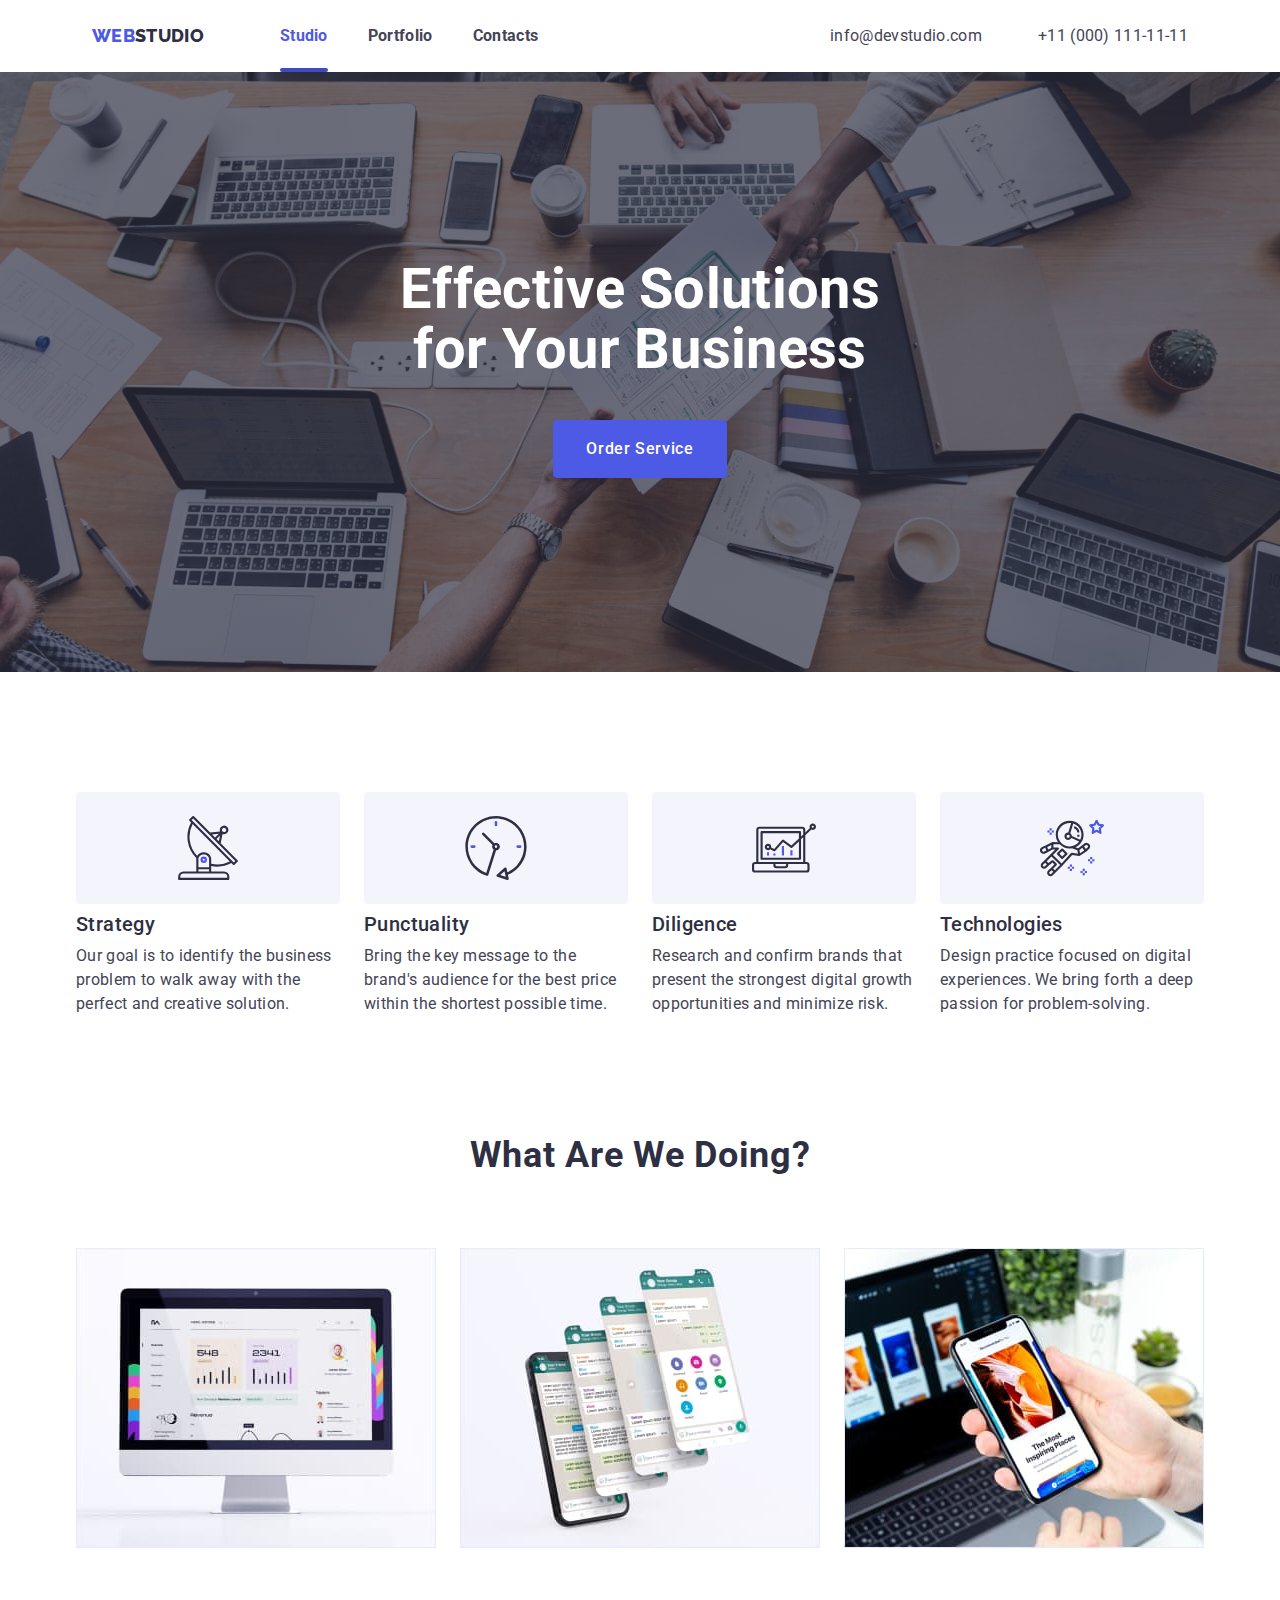
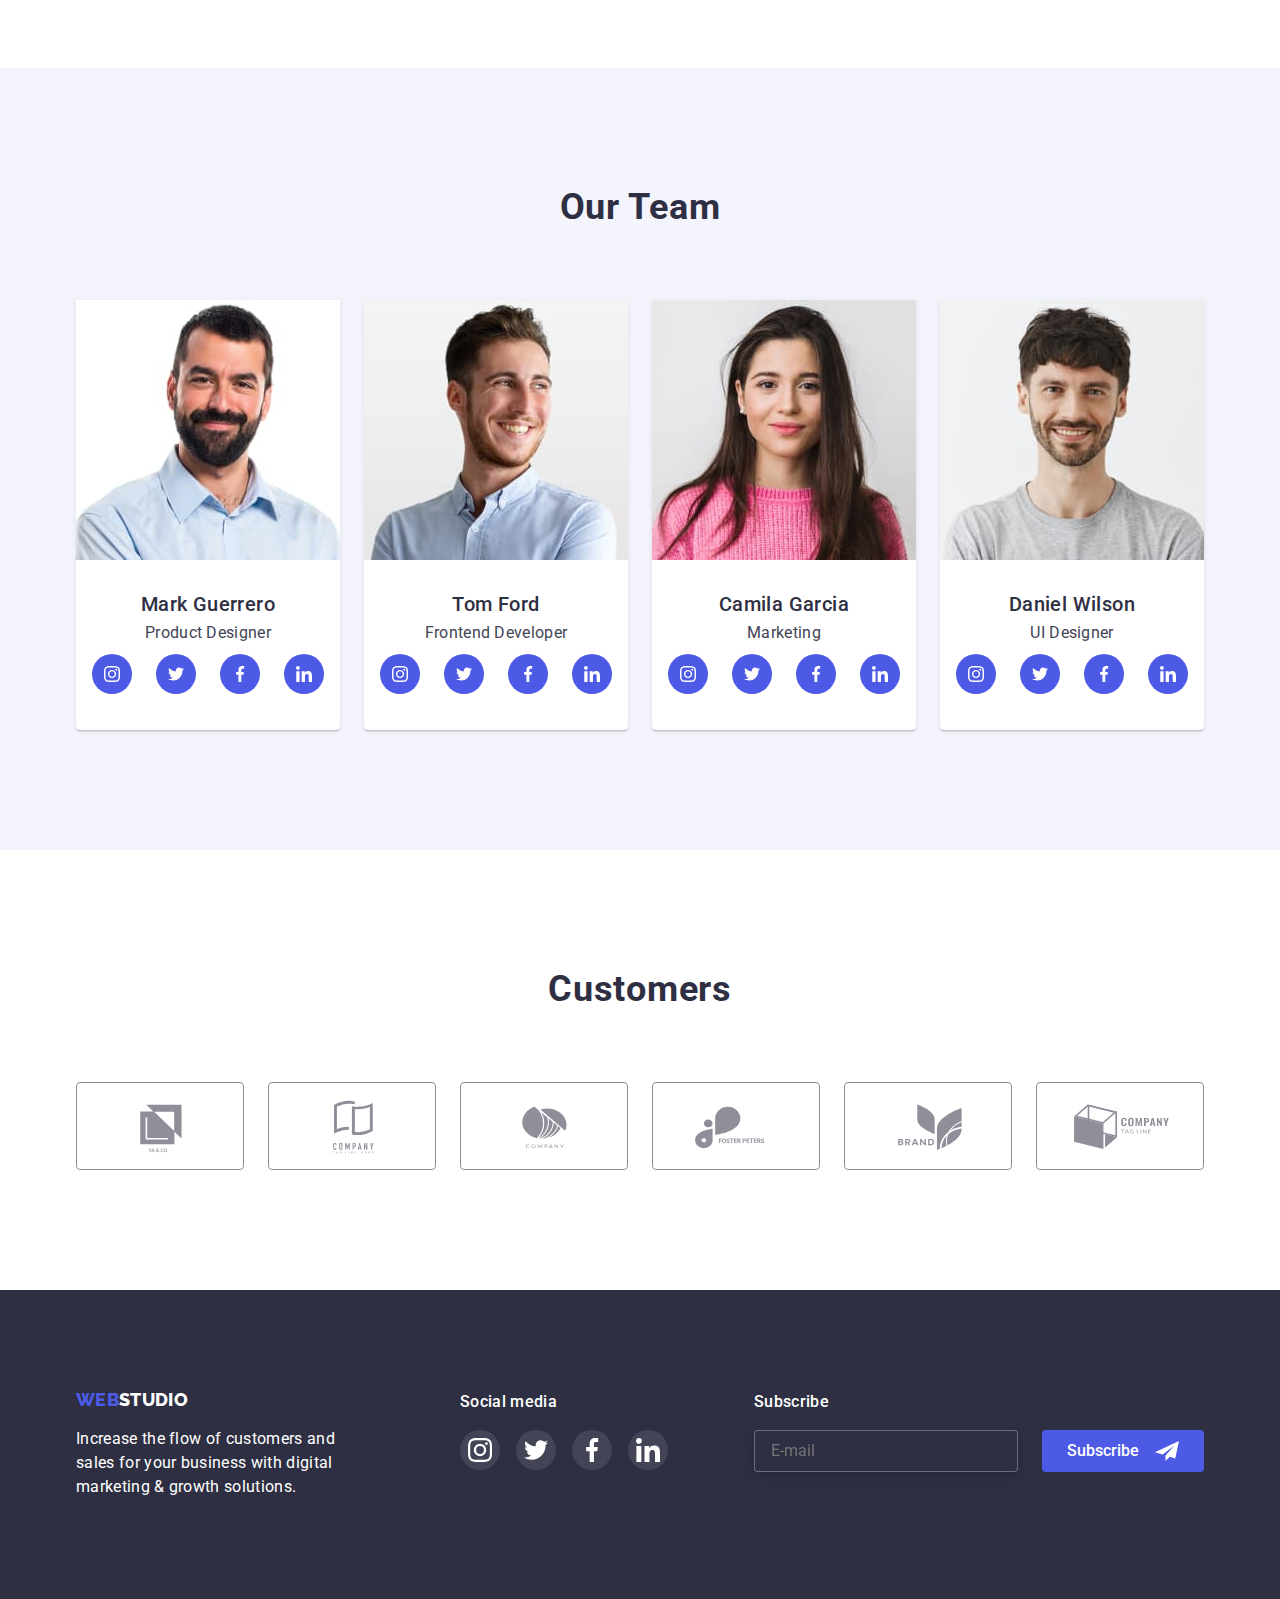
<file: index.html>
<!DOCTYPE html>
<html lang="en">
  <head>
    <meta charset="UTF-8" />
    <meta http-equiv="X-UA-Compatible" content="IE=edge" />
    <meta name="viewport" content="width=device-width, initial-scale=1.0" />
    <link
      href="https://fonts.googleapis.com/css2?family=Raleway:wght@800&family=Roboto:wght@400;500;700;900&display=swap"
      rel="stylesheet"
    />
    <link
      rel="stylesheet"
      href="https://cdnjs.cloudflare.com/ajax/libs/modern-normalize/1.1.0/modern-normalize.min.css"
    />
    <link rel="stylesheet" href="./css/styles.css" />
    <title>webstudio</title>
  </head>
  <body>
    <header class="header-shadow">
      <div class="container-top">
        <div class="header-container">
          <a href="./index.html" class="header-logo"><span class="logo-accent animation-links">Web</span>Studio</a>
          <nav class="header-navigation">
            <ul class="header-items">
              <li class="header-list"><a href="./index.html" class="header-item current selected animation-links">Studio</a></li>
              <li class="header-list"><a href="./portfolio.html" class="header-item animation-links">Portfolio</a></li>
              <li class="header-list"><a href="#" class="header-item animation-links">Contacts</a></li>
            </ul>
          </nav>
          <ul class="header-contacts">
            <li class="header-contact">
              <a href="mailto:info@devstudio.com" class="header-email animation-links">info@devstudio.com</a>
            </li>
            <li class="header-contact">
              <a href="tel:+110001111111" class="header-tel animation-links">+11 (000) 111-11-11</a>
            </li>
          </ul>
          <button type="button" class="menu-btn is-open js-open-menu" aria-expanded="false" data-menu>
            <svg class="burger" width="40" height="40" aria-label="Mobile menu switcher">
              <use class="icon-cross" href="./images/icons.svg#icon-close"></use>
              <use class="icon-burger" href="./images/icons.svg#menu-btn"></use>
            </svg>
          </button>
        </div>
      </div>
    </header>
    <main>
      <section class="hero-section">
        <div class="hero-container container">
          <h1 class="h1 hero-title">Effective Solutions for Your Business</h1>
          <button data-modal-open type="button" class="hero-button animation-hero-btn">Order Service</button>
        </div>
      </section>
      <section class="advantages-section section">
        <div class="advantages-container container">
          <h2 class="h2 visually-hidden">Advantages</h2>
          <ul class="advantages-items">
            <li class="advantages-item">
              <div class="advantages-icons">
                <svg class="advantages-icon">
                  <use href="./images/icons.svg#icon-advantages1-antenna"></use>
                </svg>
              </div>
              <h3 class="h3 advantages-title">Strategy</h3>
              <p class="advantages-text">
                Our goal is to identify the business problem to walk away with the perfect and
                creative solution.
              </p>
            </li>
            <li class="advantages-item">
              <div class="advantages-icons">
                <svg class="advantages-icon">
                  <use href="./images/icons.svg#icon-advantages2-clock"></use>
                </svg>
              </div>
              <h3 class="h3 advantages-title">Punctuality</h3>
              <p class="advantages-text">
                Bring the key message to the brand's audience for the best price within the shortest
                possible time.
              </p>
            </li>
            <li class="advantages-item">
              <div class="advantages-icons">
                <svg class="advantages-icon">
                  <use href="./images/icons.svg#icon-advantages3-diagram"></use>
                </svg>
              </div>
              <h3 class="h3 advantages-title">Diligence</h3>
              <p class="advantages-text"
                >Research and confirm brands that present the strongest digital growth opportunities
                and minimize risk.
              </p>
            </li>
            <li class="advantages-item">
              <div class="advantages-icons">
                <svg class="advantages-icon">
                  <use href="./images/icons.svg#icon-advantages4-astronaut"></use>
                </svg>
              </div>
              <h3 class="h3 advantages-title">Technologies</h3>
              <p class="advantages-text">
                Design practice focused on digital experiences. We bring forth a deep passion for
                problem-solving.
              </p>
            </li>
          </ul>
        </div>
      </section>
      <section class="services-section section">
        <div class="services-container container">
          <h2 class="h2 services-title">What are we doing?</h2>
          <ul class="services-items">
            <li class="services-item">
              <img
                srcset="./images/services/desktop-app.jpg 1x, ./images/services/desktop-app@2x.jpg 2x"
                src="./images/services/desktop-app.jpg"
                alt="a photo of a computer display on a white background"
                width="360"
              />
            </li>
            <li class="services-item">
              <img
                srcset="./images/services/mobile-app.jpg 1x, ./images/services/mobile-app@2x.jpg 2x"
                src="./images/services/mobile-app.jpg"
                alt="a photo of a cell phone being held in hands over a laptop"
                width="360"
              />
            </li>
            <li class="services-item">
              <img
                srcset="./images/services/ux-ui-design.jpg 1x, ./images/services/ux-app@2x.jpg 2x"
                src="./images/services/ux-ui-design.jpg"
                alt="a photo of a cellphone and three different screen ovrlays over it on a white background"
                width="360"
              />
            </li>
          </ul>
        </div>
      </section>
      <section class="team-section section">
        <div class="team-container container">
          <h2 class="h2 team-title">Our Team</h2>
          <ul class="team-items">
            <li class="team-item">
              <img
                srcset="./images/team/mark.jpg 1x, ./images/team/mark@2x.jpg 2x"
                src="./images/team/mark.jpg"
                alt="a photo of Mark Guerrero"
                width="264"/>
              <h3 class="h3 team-name">Mark Guerrero</h3>
              <p class="team-position">Product Designer</p>
              <ul class="team-social">
                <li
                  ><a href="#" class="team-icons">
                    <svg class="team-icon">
                      <use href="./images/icons.svg#icon-social1-instagram"></use>
                    </svg>
                  </a>
                </li>
                <li
                  ><a href="#" class="team-icons">
                    <svg class="team-icon">
                      <use href="./images/icons.svg#icon-social2-twitter"></use>
                    </svg>
                  </a>
                </li>
                <li
                  ><a href="#" class="team-icons">
                    <svg class="team-icon">
                      <use href="./images/icons.svg#icon-social3-facebook"></use>
                    </svg>
                  </a>
                </li>
                <li
                  ><a href="#" class="team-icons">
                    <svg class="team-icon">
                      <use href="./images/icons.svg#icon-social4-linkedin"></use>
                    </svg>
                  </a>
                </li>
              </ul>
            </li>
            <li class="team-item">
              <img
                srcset="./images/team/tom.jpg 1x, ./images/team/tom@2x.jpg 2x"
                src="./images/team/tom.jpg"
                alt="a photo of Tom Ford"
                width="264"
              />
              <h3 class="h3 team-name">Tom Ford</h3>
              <p class="team-position">Frontend Developer</p>
              <ul class="team-social">
                <li
                  ><a href="#" class="team-icons">
                    <svg class="team-icon">
                      <use href="./images/icons.svg#icon-social1-instagram"></use>
                    </svg>
                  </a>
                </li>
                <li
                  ><a href="#" class="team-icons">
                    <svg class="team-icon">
                      <use href="./images/icons.svg#icon-social2-twitter"></use>
                    </svg>
                  </a>
                </li>
                <li
                  ><a href="#" class="team-icons">
                    <svg class="team-icon">
                      <use href="./images/icons.svg#icon-social3-facebook"></use>
                    </svg>
                  </a>
                </li>
                <li
                  ><a href="#" class="team-icons">
                    <svg class="team-icon">
                      <use href="./images/icons.svg#icon-social4-linkedin"></use>
                    </svg>
                  </a>
                </li>
              </ul>
            </li>
            <li class="team-item">
              <img
                srcset="./images/team/camila.jpg 1x, ./images/team/camila@2x.jpg 2x"
                src="./images/team/camila.jpg"
                alt="a photo of Camila Garcia"
                width="264"
              />
              <h3 class="h3 team-name">Camila Garcia</h3>
              <p class="team-position">Marketing</p>
              <ul class="team-social">
                <li
                  ><a href="#" class="team-icons">
                    <svg class="team-icon">
                      <use href="./images/icons.svg#icon-social1-instagram"></use>
                    </svg>
                  </a>
                </li>
                <li
                  ><a href="#" class="team-icons">
                    <svg class="team-icon">
                      <use href="./images/icons.svg#icon-social2-twitter"></use>
                    </svg>
                  </a>
                </li>
                <li>
                  <a href="#" class="team-icons">
                    <svg class="team-icon">
                      <use href="./images/icons.svg#icon-social3-facebook"></use>
                    </svg>
                  </a>
                </li>
                <li>
                  <a href="#" class="team-icons">
                    <svg class="team-icon">
                      <use href="./images/icons.svg#icon-social4-linkedin"></use>
                    </svg>
                  </a>
                </li>
              </ul>
            </li>
            <li class="team-item">
              <img
                srcset="./images/team/daniel.jpg 1x, ./images/team/daniel@2x.jpg 2x"
                src="./images/team/daniel.jpg"
                alt="a photo of Daniel Wilson"
                width="264"
              />
              <h3 class="h3 team-name">Daniel Wilson</h3>
              <p class="team-position">UI Designer</p>
              <ul class="team-social">
                <li
                  ><a href="#" class="team-icons">
                    <svg class="team-icon">
                      <use href="./images/icons.svg#icon-social1-instagram"></use>
                    </svg>
                  </a>
                </li>
                <li>
                  <a href="#" class="team-icons">
                    <svg class="team-icon">
                      <use href="./images/icons.svg#icon-social2-twitter"></use>
                    </svg>
                  </a>
                </li>
                <li
                  ><a href="#" class="team-icons">
                    <svg class="team-icon">
                      <use href="./images/icons.svg#icon-social3-facebook"></use>
                    </svg>
                  </a>
                </li>
                <li
                  ><a href="#" class="team-icons">
                    <svg class="team-icon">
                      <use href="./images/icons.svg#icon-social4-linkedin"></use>
                    </svg>
                  </a>
                </li>
              </ul>
            </li>
          </ul>
        </div>
      </section>
      <section class="customers-section section">
        <div class="customers-container container">
          <h2 class="h2 customers-title">Customers</h2>
          <ul class="customers-partner">
            <li class="customers-list"
              ><a href="#" class="customers-icons">
                <svg class="customers-icon animation-customers">
                  <use href="./images/icons.svg#icon-clients-logo1"></use>
                </svg>
              </a>
            </li>
            <li class="customers-list"
              ><a href="#" class="customers-icons">
                <svg class="customers-icon animation-customers">
                  <use href="./images/icons.svg#icon-clients-logo2"></use>
                </svg>
              </a>
            </li>
            <li class="customers-list"
              ><a href="#" class="customers-icons">
                <svg class="customers-icon animation-customers">
                  <use href="./images/icons.svg#icon-clients-logo3"></use>
                </svg>
              </a>
            </li>
            <li class="customers-list"
              ><a href="#" class="customers-icons">
                <svg class="customers-icon animation-customers">
                  <use href="./images/icons.svg#icon-clients-logo4"></use>
                </svg>
              </a>
            </li>
            <li class="customers-list"
              ><a href="#" class="customers-icons">
                <svg class="customers-icon animation-customers">
                  <use href="./images/icons.svg#icon-clients-logo5"></use>
                </svg>
              </a>
            </li>
            <li class="customers-list"
              ><a href="#" class="customers-icons">
                <svg class="customers-icon animation-customers">
                  <use href="./images/icons.svg#icon-clients-logo6"></use>
                </svg>
              </a>
            </li>
          </ul>
        </div>
      </section>
    </main>
    <footer class="footer-section">
      <div class="footer-container container">
        <div class="footer-slogan">
          <a href="./index.html" class="footer-logo"><span class="logo-accent animation-links">Web</span>Studio</a>
          <p class="footer-text"
            >Increase the flow of customers and sales for your business with digital marketing &
            growth solutions.
          </p>
        </div>
        <div class="footer-social">
          <h2 class="footer-title">Social media</h2>
          <ul class="footer-media">
            <li class="footer-list"
              ><a href="#" class="footer-icons animation-social">
                <svg class="footer-icon">
                  <use href="./images/icons.svg#icon-social1-instagram"></use>
                </svg>
              </a>
            </li>
            <li class="footer-list"
              ><a href="#" class="footer-icons animation-social">
                <svg class="footer-icon">
                  <use href="./images/icons.svg#icon-social2-twitter"></use>
                </svg>
              </a>
            </li>
            <li class="footer-list"
              ><a href="#" class="footer-icons animation-social">
                <svg class="footer-icon">
                  <use href="./images/icons.svg#icon-social3-facebook"></use>
                </svg>
              </a>
            </li>
            <li class="footer-list"
              ><a href="#" class="footer-icons animation-social">
                <svg class="footer-icon">
                  <use href="./images/icons.svg#icon-social4-linkedin"></use>
                </svg>
              </a>
            </li>
          </ul>
        </div>
        <form class="footer-subscribe">
          <h2 class="form-title">Subscribe</h2>
          <div class="form-all">
            <input type="email" name="email" id="email" class="form-input" placeholder="E-mail" />
            <label for="email" class="form-label"></label>
            <button class="form-button" type="submit"
              >Subscribe
              <svg class="form-icon">
                <use href="./images/icons.svg#icon-send"></use>
              </svg>
            </button>
          </div>
        </form>
      </div>
    </footer>
    <div class="backdrop is-hidden animation-backdrop" data-modal>
      <div class="modal">
        <button class="modal-btn animation-modal-btn" data-modal-close>
          <svg class="modal-icon">
            <use href="./images/icons.svg#icon-close"></use>
          </svg>
        </button>
        <form class="registration-form" name="registration_form">
          <strong class="registration-form-appeal"
            >Leave your contacts and we will call you back</strong
          >
          <div class="registration-form-group" role="group">
            <label class="registration-form-field">
              <span class="registration-form-label">Name</span>
              <input
                class="registration-form-input"
                type="text"
                name="user_name"
                minlength="4"
                placeholder="&nbsp;"
                required
              />
              <svg class="registration-form-icon" width="18" height="24">
                <use href="./images/icons.svg#icon-person"></use>
              </svg>
            </label>
            <label class="registration-form-field">
              <span class="registration-form-label">Phone</span>
              <input
                class="registration-form-input"
                type="tel"
                name="user_phone"
                placeholder="&nbsp;"
                required
              />
              <svg class="registration-form-icon" width="18" height="24">
                <use href="./images/icons.svg#icon-phone"></use>
              </svg>
            </label>
            <label class="registration-form-field">
              <span class="registration-form-label">Email</span>
              <input
                class="registration-form-input"
                type="email"
                name="user_email"
                placeholder="&nbsp;"
                required
              />
              <svg class="registration-form-icon" width="18" height="24">
                <use href="./images/icons.svg#icon-email"></use>
              </svg>
            </label>
            <label class="registration-form-field">
              <span class="registration-form-label">Comment</span>
              <textarea
                class="registration-form-message"
                name="user_message"
                rows="10"
                placeholder="Text input"
              ></textarea>
            </label>
          </div>
          <label class="registration-form-agreement">
            <input class="registration-form-checkbox" type="checkbox" name="user_agreement" />
            <svg class="registration-form-check" width="24" height="24">
              <use class="check" href="./images/icons.svg#icon-checkbox-checked"></use>
              <use class="uncheck" href="./images/icons.svg#icon-checkbox-default"></use>
            </svg>
            <span class="registration-form-text">
              I accept the terms and conditions of the
              <a class="link registration-form-link" href="">Privacy Policy</a>
            </span>
          </label>
          <button class="btn registration-form-btn" type="submit">Submit</button>
        </form>
      </div>
    </div>
    <!-- mobile menu -->
    <div class="menu-container js-menu-container" id="mobile-menu">
      <button
        class="menu-toggle js-close-menu btn"
        aria-expanded="false"
        aria-controls="mobile-menu"
      >
        <svg width="8px" height="8px" aria-label="Mobile menu switcher">
          <use class="header-icon-close" href="./images/icons.svg#icon-close"></use>
        </svg>
      </button>
      <ul class="list mobile-menu">
        <li class="mobile-menu-item selected animation-links">
          <a href="./index.html" class="link mobile-menu-link">Studio</a>
        </li>
        <li class="mobile-menu-item">
          <a href="./portfolio.html" class="link mobile-menu-link animation-links">Portfolio</a>
        </li>
        <li class="mobile-menu-item">
          <a href="" class="link mobile-menu-link">Contacts</a>
        </li>
      </ul>
      <ul class="list mobile-contacts-list">
        <li class="mobile-contacts-item">
          <a href="tel:+110001111111" class="accent link mobile-contacts-link">+11 (000) 111-11-11</a>
        </li>
        <li class="mobile-contacts-item">
          <a href="mailto:info@devstudio.com" class="link mobile-contacts-link"
            >info@devstudio.com</a
          >
        </li>
      </ul>
      <ul class="team-social">
        <li
          ><a href="#" class="team-icons">
            <svg class="team-icon">
              <use href="./images/icons.svg#icon-social1-instagram"></use>
            </svg>
          </a>
        </li>
        <li>
          <a href="#" class="team-icons">
            <svg class="team-icon">
              <use href="./images/icons.svg#icon-social2-twitter"></use>
            </svg>
          </a>
        </li>
        <li>
           <a href="#" class="team-icons">
            <svg class="team-icon">
              <use href="./images/icons.svg#icon-social3-facebook"></use>
            </svg>
          </a>
        </li>
        <li
          ><a href="#" class="team-icons">
            <svg class="team-icon">
              <use href="./images/icons.svg#icon-social4-linkedin"></use>
            </svg>
          </a>
        </li>
      </ul>
    </div>
    <script src="./js/modal.js"></script>
    <script src="./js/mobile-menu.js"></script>
  </body>
</html>
</file>
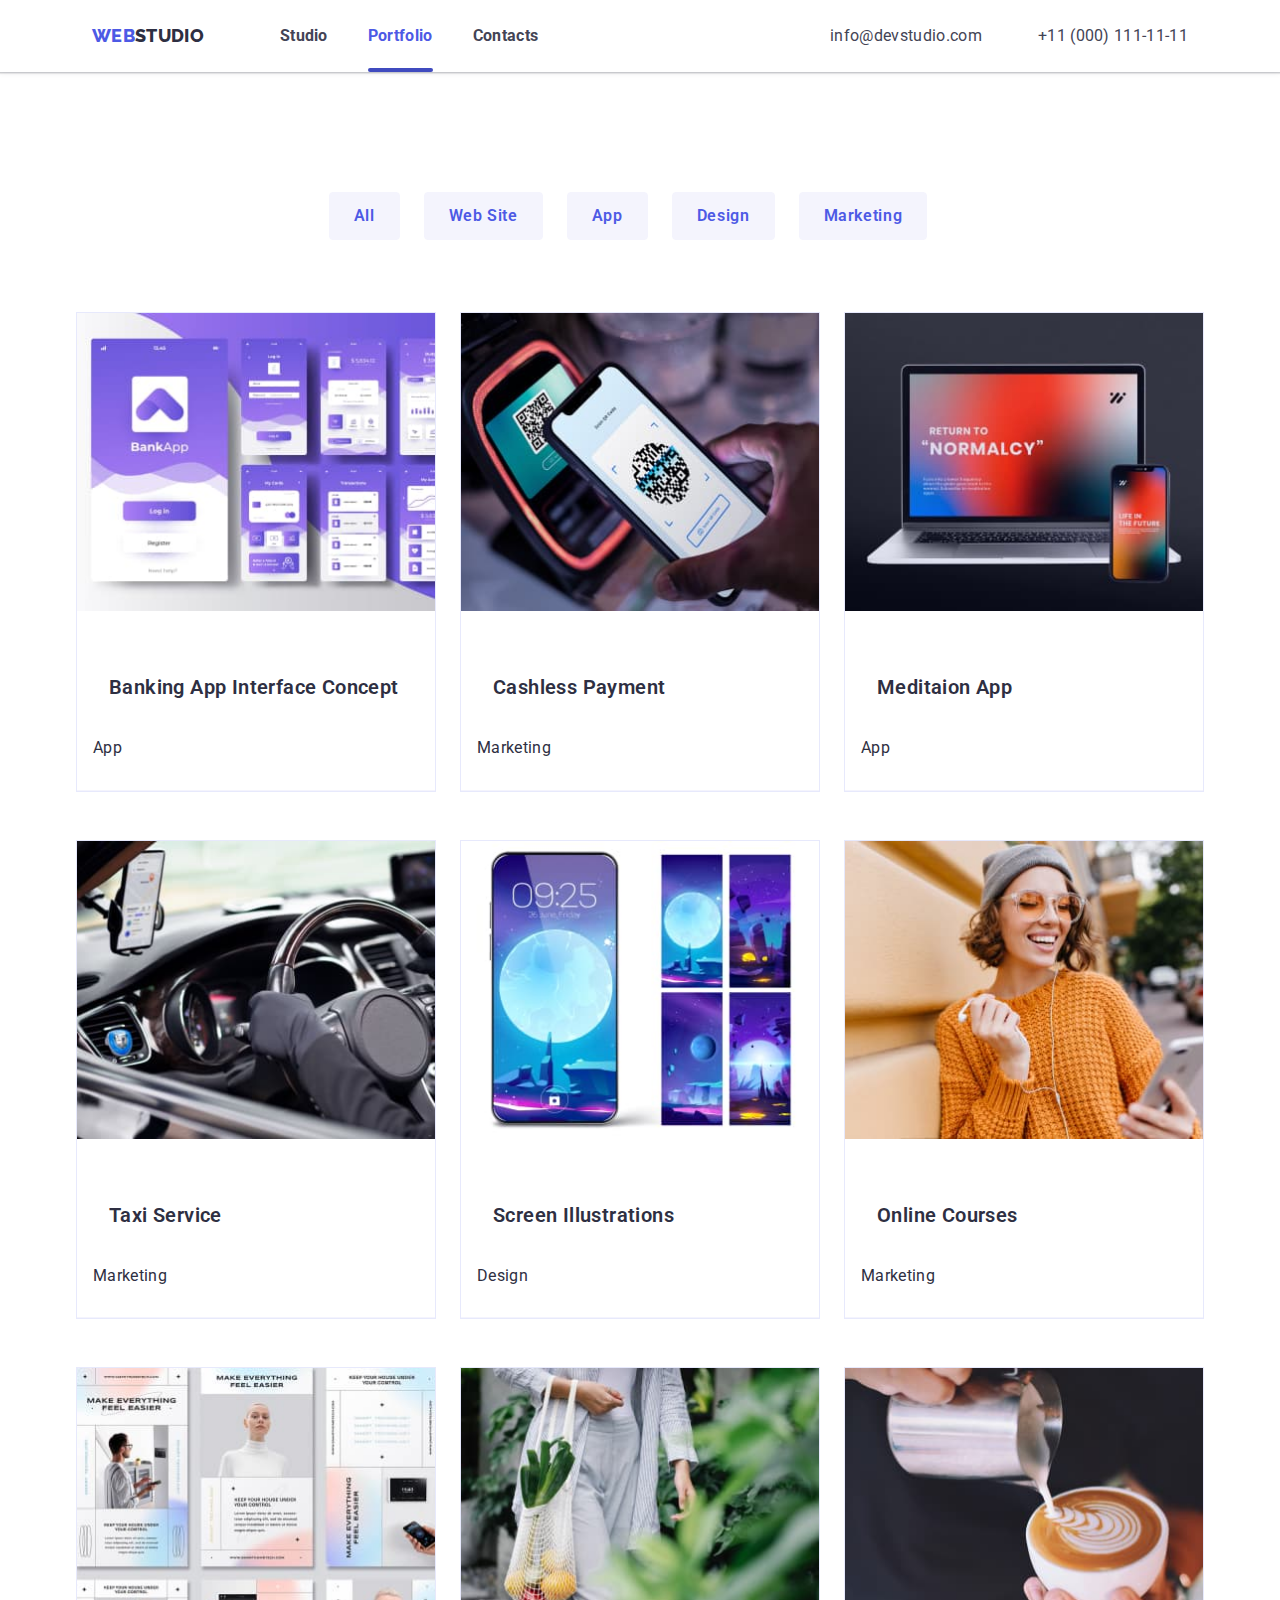
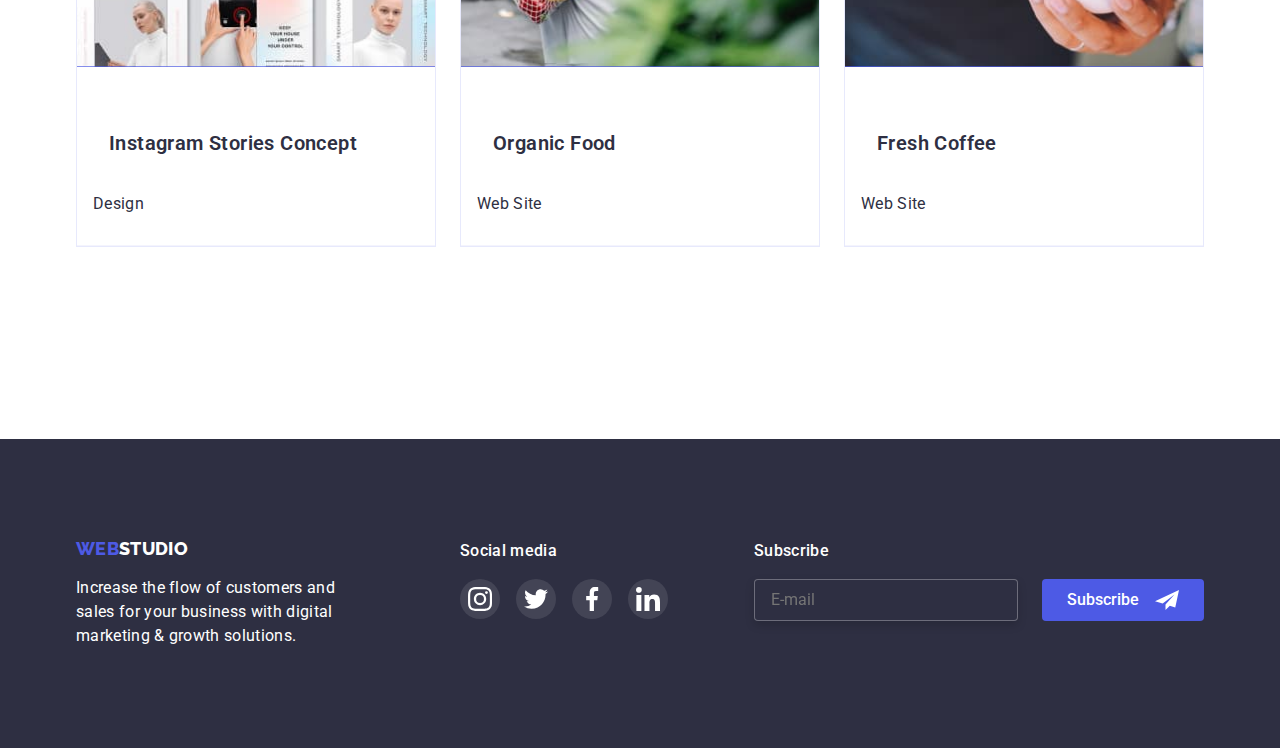
<file: portfolio.html>
<!DOCTYPE html>
<html lang="en">
  <head>
    <meta charset="utf-8" />
    <meta name="viewport" content="width=device-width, initial-scale=1.0" />
    <title>webstudio</title>
    <!-- fonts -->
    <link
      rel="stylesheet"
      href="https://fonts.googleapis.com/css2?family=Raleway:wght@800&family=Roboto:wght@400;500;700;900&display=swap" />
    <!-- style-normalization -->
    <link
      rel="stylesheet"
      href="https://cdnjs.cloudflare.com/ajax/libs/modern-normalize/1.0.0/modern-normalize.min.css" />
    <!-- custom style -->
    <link rel="stylesheet" href="./css/styles.css" />
  </head>
  <body>
    <header class="header-shadow">
      <div class="container-top">
        <div class="header-container">
          <a href="./index.html" class="header-logo"><span class="logo-accent animation-links">Web</span>Studio</a>
          <nav class="header-navigation">
            <ul class="header-items">
              <li class="header-list"><a href="./index.html" class="header-item animation-links">Studio</a></li>
              <li class="header-list"><a href="./portfolio.html" class="header-item current selected animation-links">Portfolio</a></li>
              <li class="header-list"><a href="#" class="header-item animation-links">Contacts</a></li>
            </ul>
          </nav>
          <ul class="header-contacts">
            <li class="header-contact">
              <a href="mailto:info@devstudio.com" class="header-email animation-links">info@devstudio.com</a>
            </li>
            <li class="header-contact">
              <a href="tel:+110001111111" class="header-tel animation-links">+11 (000) 111-11-11</a>
            </li>
          </ul>
          <button type="button" class="menu-btn is-open js-open-menu" aria-expanded="false" data-menu>
            <svg class="burger" width="40" height="40" aria-label="Mobile menu switcher">
              <use class="icon-cross" href="./images/icons.svg#icon-close"></use>
              <use class="icon-burger" href="./images/icons.svg#menu-btn"></use>
            </svg>
          </button>
        </div>
      </div>
    </header>
    <main>
      <section class="section portfolio-section">
        <div class="portfolio-container container">
          <ul class="list portfolio-btn-list">
            <li class="portfolio-btn-list-item">
              <button class="btn portfolio-btn decor-btn animation-decor-btn" type="button">All</button>
            </li>
            <li class="portfolio-btn-list-item">
              <button class="btn portfolio-btn animation-portfolio-btn" type="button">Web Site</button>
            </li>
            <li class="portfolio-btn-list-item">
              <button class="btn portfolio-btn animation-portfolio-btn" type="button">App</button>
            </li>
            <li class="portfolio-btn-list-item">
              <button class="btn portfolio-btn animation-portfolio-btn" type="button">Design</button>
            </li>
            <li class="portfolio-btn-list-item">
              <button class="btn portfolio-btn animation-portfolio-btn" type="button">Marketing</button>
            </li>
          </ul>
          <ul class="portfolio-cards-list">
            <li class="portfolio-cards-list-item">
              <a class="portfolio-card-link animation-portfolio-card-link" href="#">
                <div class="portfolio-overlay-wrapper">
                  <img
                    width="360"
                    src="./images/portfolio/portfolio-decor-img1.jpg"
                    alt="a photo representing banking app interface concept" />
                    <div class="overlay animation-overlay">
                      <p>14 Stylish and User-Friendly App Design Concepts · Task Manager App · Calorie Tracker App
                      · Exotic Fruit Ecommerce App · Cloud Storage App</p>
                    </div>
                </div>
                <div class="portfolio-card-wrapper">
                  <h2 class="h3 portfolio-title">Banking App Interface Concept</h2>
                  <p>App</p>
                </div>
              </a>
            </li>
            <li class="portfolio-cards-list-item">
              <a class="portfolio-card-link animation-portfolio-card-link" href="#">
                <div class="portfolio-overlay-wrapper">
                  <img
                    width="360"
                    src="./images/portfolio/portfolio-decor-img2.jpg"
                    alt="a photo representing cashless payment" />
                    <div class="overlay animation-overlay">
                      <p>14 Stylish and User-Friendly App Design Concepts · Task Manager App · Calorie Tracker App
                      · Exotic Fruit Ecommerce App · Cloud Storage App</p>
                    </div>
                </div>
                <div class="portfolio-card-wrapper">
                  <h2 class="h3 portfolio-title">Cashless Payment</h2>
                  <p>Marketing</p>
                </div>
              </a>
            </li>
            <li class="portfolio-cards-list-item">
              <a class="portfolio-card-link animation-portfolio-card-link" href="#">
                <div class="portfolio-overlay-wrapper">
                  <img
                    width="360"
                    src="./images/portfolio/portfolio-decor-img3.jpg"
                    alt="a photo representing meditaion app" />
                    <div class="overlay animation-overlay">
                      <p>14 Stylish and User-Friendly App Design Concepts · Task Manager App · Calorie Tracker App
                      · Exotic Fruit Ecommerce App · Cloud Storage App</p>
                    </div>
                </div>
                <div class="portfolio-card-wrapper">
                  <h2 class="h3 portfolio-title">Meditaion App</h2>
                  <p>App</p>
                </div>
              </a>
            </li>
            <li class="portfolio-cards-list-item">
              <a class="portfolio-card-link animation-portfolio-card-link" href="#">
                <div class="portfolio-overlay-wrapper">
                  <img
                    width="360"
                    src="./images/portfolio/portfolio-decor-img4.jpg"
                    alt="a photo representing taxi service" />
                    <div class="overlay animation-overlay">
                      <p>14 Stylish and User-Friendly App Design Concepts · Task Manager App · Calorie Tracker App
                      · Exotic Fruit Ecommerce App · Cloud Storage App</p>
                    </div>
                </div>
                <div class="portfolio-card-wrapper">
                  <h2 class="h3 portfolio-title">Taxi Service</h2>
                  <p>Marketing</p>
                </div>
              </a>
            </li>
            <li class="portfolio-cards-list-item">
              <a class="portfolio-card-link animation-portfolio-card-link" href="#">
                <div class="portfolio-overlay-wrapper">
                  <img
                    width="360"
                    src="./images/portfolio/portfolio-decor-img5.jpg"
                    alt="a photo representing screen illustrations" />
                    <div class="overlay animation-overlay">
                      <p>14 Stylish and User-Friendly App Design Concepts · Task Manager App · Calorie Tracker App
                      · Exotic Fruit Ecommerce App · Cloud Storage App</p>
                    </div>
                </div>
                <div class="portfolio-card-wrapper">
                  <h2 class="h3 portfolio-title">Screen Illustrations</h2>
                  <p>Design</p>
                </div>
              </a>
            </li>
            <li class="portfolio-cards-list-item">
              <a class="portfolio-card-link animation-portfolio-card-link" href="#">
                <div class="portfolio-overlay-wrapper">
                  <img
                    width="360"
                    src="./images/portfolio/portfolio-decor-img6.jpg"
                    alt="a photo representing online courses" />
                    <div class="overlay animation-overlay">
                      <p>14 Stylish and User-Friendly App Design Concepts · Task Manager App · Calorie Tracker App
                      · Exotic Fruit Ecommerce App · Cloud Storage App</p>
                    </div>
                </div>
                <div class="portfolio-card-wrapper">
                  <h2 class="h3 portfolio-title">Online Courses</h2>
                  <p>Marketing</p>
                </div>
              </a>
            </li>
            <li class="portfolio-cards-list-item">
              <a class="portfolio-card-link animation-portfolio-card-link" href="#">
                <div class="portfolio-overlay-wrapper">
                  <img
                    width="360"
                    src="./images/portfolio/portfolio-decor-img7.jpg"
                    alt="a photo representing instagram stories concept" />
                    <div class="overlay animation-overlay">
                      <p>14 Stylish and User-Friendly App Design Concepts · Task Manager App · Calorie Tracker App
                      · Exotic Fruit Ecommerce App · Cloud Storage App</p>
                    </div>
                </div>
                <div class="portfolio-card-wrapper">
                  <h2 class="h3 portfolio-title">Instagram Stories Concept</h2>
                  <p>Design</p>
                </div>
              </a>
            </li>
            <li class="portfolio-cards-list-item">
              <a class="portfolio-card-link animation-portfolio-card-link" href="#">
                <div class="portfolio-overlay-wrapper">
                  <img
                    width="360"
                    src="./images/portfolio/portfolio-decor-img8.jpg"
                    alt="a photo representing organic food" />
                    <div class="overlay animation-overlay">
                      <p>14 Stylish and User-Friendly App Design Concepts · Task Manager App · Calorie Tracker App
                      · Exotic Fruit Ecommerce App · Cloud Storage App</p>
                    </div>
                </div>
                <div class="portfolio-card-wrapper">
                  <h2 class="h3 portfolio-title">Organic Food</h2>
                  <p>Web Site</p>
                </div>
              </a>
            </li>
            <li class="portfolio-cards-list-item">
              <a class="portfolio-card-link animation-portfolio-card-link" href="#">
                <div class="portfolio-overlay-wrapper">
                  <img
                    width="360"
                    src="./images/portfolio/portfolio-decor-img9.jpg"
                    alt="a photo representing fresh coffee" />
                    <div class="overlay animation-overlay">
                      <p>14 Stylish and User-Friendly App Design Concepts · Task Manager App · Calorie Tracker App
                      · Exotic Fruit Ecommerce App · Cloud Storage App</p>
                    </div>
                </div>
                <div class="portfolio-card-wrapper">
                  <h2 class="h3 portfolio-title">Fresh Coffee</h2>
                  <p>Web Site</p>
                </div>
              </a>
            </li>
          </ul>
        </div>
      </section>
    </main>
    <footer class="footer-section">
      <div class="footer-container container">
        <div class="footer-slogan">
          <a href="./index.html" class="footer-logo"><span class="logo-accent animation-links">Web</span>Studio</a>
          <p class="footer-text"
            >Increase the flow of customers and sales for your business with digital marketing &
            growth solutions.
          </p>
        </div>
        <div class="footer-social">
          <h2 class="footer-title">Social media</h2>
          <ul class="footer-media">
            <li class="footer-list"
              ><a href="#" class="footer-icons animation-social">
                <svg class="footer-icon">
                  <use href="./images/icons.svg#icon-social1-instagram"></use>
                </svg>
              </a>
            </li>
            <li class="footer-list"
              ><a href="#" class="footer-icons animation-social">
                <svg class="footer-icon">
                  <use href="./images/icons.svg#icon-social2-twitter"></use>
                </svg>
              </a>
            </li>
            <li class="footer-list"
              ><a href="#" class="footer-icons animation-social">
                <svg class="footer-icon">
                  <use href="./images/icons.svg#icon-social3-facebook"></use>
                </svg>
              </a>
            </li>
            <li class="footer-list"
              ><a href="#" class="footer-icons animation-social">
                <svg class="footer-icon">
                  <use href="./images/icons.svg#icon-social4-linkedin"></use>
                </svg>
              </a>
            </li>
          </ul>
        </div>
        <form class="footer-subscribe">
          <h2 class="form-title">Subscribe</h2>
          <div class="form-all">
            <input type="email" name="email" id="email" class="form-input" placeholder="E-mail" />
            <label for="email" class="form-label"></label>
            <button class="form-button" type="submit"
              >Subscribe
              <svg class="form-icon">
                <use href="./images/icons.svg#icon-send"></use>
              </svg>
            </button>
          </div>
        </form>
      </div>
    </footer>
    <div class="menu-container js-menu-container" id="mobile-menu">
      <button
        class="menu-toggle js-close-menu btn"
        aria-expanded="false"
        aria-controls="mobile-menu"
      >
        <svg width="8px" height="8px" aria-label="Mobile menu switcher">
          <use class="header-icon-close" href="./images/icons.svg#icon-close"></use>
        </svg>
      </button>
      <ul class="list mobile-menu">
        <li class="mobile-menu-item animation-links">
          <a href="./index.html" class="link mobile-menu-link">Studio</a>
        </li>
        <li class="mobile-menu-item">
          <a href="./portfolio.html" class="link mobile-menu-link selected animation-links">Portfolio</a>
        </li>
        <li class="mobile-menu-item">
          <a href="" class="link mobile-menu-link">Contacts</a>
        </li>
      </ul>
      <ul class="list mobile-contacts-list">
        <li class="mobile-contacts-item">
          <a href="tel:+110001111111" class="accent link mobile-contacts-link">+11 (000) 111-11-11</a>
        </li>
        <li class="mobile-contacts-item">
          <a href="mailto:info@devstudio.com" class="link mobile-contacts-link"
            >info@devstudio.com</a
          >
        </li>
      </ul>
      <ul class="team-social">
        <li
          ><a href="#" class="team-icons">
            <svg class="team-icon">
              <use href="./images/icons.svg#icon-social1-instagram"></use>
            </svg>
          </a>
        </li>
        <li>
          <a href="#" class="team-icons">
            <svg class="team-icon">
              <use href="./images/icons.svg#icon-social2-twitter"></use>
            </svg>
          </a>
        </li>
        <li>
           <a href="#" class="team-icons">
            <svg class="team-icon">
              <use href="./images/icons.svg#icon-social3-facebook"></use>
            </svg>
          </a>
        </li>
        <li
          ><a href="#" class="team-icons">
            <svg class="team-icon">
              <use href="./images/icons.svg#icon-social4-linkedin"></use>
            </svg>
          </a>
        </li>
      </ul>
    </div>
    <script src="./js/mobile-menu.js"></script>
  </body>
</html>
</file>
<file: css/styles.css>
:root {
  /*-- variables --*
  /* color settings */
  --color-primary-background: #ffffff; /* pirmary-background */
  --color-primary-brand: #4d5ae5; /* primary-brand, logo-accent */
  --color-primary-brand-focus: #404bbf; /* primary-brand-focus */
  --color-dark: #2e2f42; /* /dark */
  --color-success: #31d0aa; /* success */
  --color-body-text: #434455; /* body-text */
  --color-helper-text: #8e8f99; /* helper-text */
  --color-accent: #e7e9fc; /* accent-color */
  --color-light-mode-background: #f4f4fd; /* light-mode-background */
  --color-customers-logo: #afb1b8;
  --color-modal-background: #fcfcfc;
  /* font settings */
  --font-logo: 'Raleway', sans-serif; /* logo */
  --font-primary: 'Roboto', sans-serif; /* primary */
  /* font weight */
  --font-weight-logo: 800; /* logo */
  --font-weight-special: 700; /* special */
  --font-weight-bold: 600; /* bold */
  --font-weight-semi-bold: 500; /* semi-bold */
  --font-weight-regular: 400; /* regular */
  /* font sizes */
  --font-size-logo: 18px; /* logo */
  --font-size-body: 16px; /* body */
  --font-size-h1: 56px; /* h1, hero, title */
  --font-size-h2: 36px; /* h2 */
  --font-size-h3: 20px; /* h3 */
  --font-size-small: 12px; /* small */
  --font-size-bold: 16px; /* bold */
  --font-size-button: 16px; /* button */
  --font-size-link: 16px; /* link */
  /* line height */
  --line-height-logo: 1.33; /* logo */
  --line-height-h1: 1.07; /* h1, hero, title */
  --line-height-h2: 0.67; /* h2 */
  --line-height-h3: 1.2; /* h3 */
  --line-height-small: 1.33; /* small */
  --line-height-bold: 1.5; /* bold */
  --line-height-button: 1.5; /* button */
  --line-height-link: 1.5; /* link */
  /* letter spacing */
  --letter-spacing-logo: 0.03em; /* logo */
  --letter-spacing-primary: 0.02em; /* body */
  --letter-spacing-secondary: 0.04em; /* button, smaller text */
  --letter-spacing-modal: 0.01em; /* modal */
  /* transition animation */
  --transition-default: 250ms cubic-bezier(0.4, 0, 0.2, 1);
}
/* element style reset */
h1,
h2,
h3,
h4,
h5,
h6,
p {
   margin: 0;
   padding: 0;
}
ul {
   list-style: none;
   padding: 0;
   margin: 0;
}
a {
   text-decoration: none;
   padding: 0;
   margin: 0;
}
/* common styles */
body {
   font-family: 'Roboto', sans-serif;
   letter-spacing: 0.02em;
   color: var(--color-body-text);
}
span {
   color: var(--color-primary-brand);
}
img {
   display: block;
   max-width: 100%;
}
/* common style classes */
.container {
   margin: 0 auto;
   padding: 0px 15px;
}
.section {
   padding-top: 96px;
}
.h1 {
  color: var(--color-primary-brand);
  font-size: var(--font-size-h1);
  font-weight: var(--font-weight-bold);
  line-height: var(--line-height-h1);
}
.h2 {
  font-size: var(--font-size-h2);
  font-weight: var(--font-weight-bold);
}
.h3 {
  font-size: var(--font-size-h3);
  font-weight: var(--font-weight-bold);
  line-height: var(--line-height-h3);
  margin-bottom: 8px;
  letter-spacing: var(--letter-spacing-primary);
}
.container {
  margin: 0 auto;
  padding: 0px 15px;
}
.section {
  padding-top: 96px;
}
.link {
  font-weight: var(--font-weight-regular);
  text-decoration: Underline;
}
.visually-hidden {
  position: absolute;
  width: 1px;
  height: 1px;
  margin: -1px;
  padding: 0px;
  overflow: hidden;
  border: 0;
  clip: rect(0 0 0 0);
  clip-path: inset(100%);
  white-space: nowrap;
}
/* break-points */
@media screen and (max-width: 480px)  {
   .modal {
   max-height: 95vh;
   max-width: 95vw;
   overflow-y: auto;
   width: 309px;
   }
}
@media screen and (min-width: 480px) {
   .container {
      max-width: 480px;
   }
   .modal {
   max-height: 95vh;
   max-width: 95vw;
   overflow-y: auto;
   width: 309px;
   }
}
@media screen and (min-width: 768px) {
   .container {
      max-width: 768px;
   }
   .modal {
  max-height: 95vh;
  max-width: 95vw;
  overflow-y: auto;
  width: 408px;
  }
  .header-tel,
  .header-email {
   margin-right: 16px;
  }
}
@media screen and (min-width: 1200px) {
   .modal {
    width: 408px;
    overflow-y: auto;
   }
   .container {
      max-width: 1158px;
   }
  .container-top {
    margin: 0 auto;
    padding: 0px 15px;
    max-width: 1158px;
  }
   .section {
      padding-top: 120px;
   }
}
/* header section */
.header-container {
   display: flex;
   justify-content: space-between;
   align-items: center;
   position: relative;
   padding-left: 16px;
}
.header-shadow {
   box-shadow: 0px 2px 1px rgba(46, 47, 66, 0.08), 0px 1px 1px rgba(46, 47, 66, 0.16), 0px 1px 6px rgba(46, 47, 66, 0.08);
}
.header-logo {
   display: inline-block;
   padding: 24px 0px;

   font-family: 'Raleway', sans-serif;
   font-size: 18px;
   font-weight: 800;
   text-transform: uppercase;
   color: var(--color-dark);
}
.header-logo:hover .logo-accent,
.header-logo:focus .logo-accent,
.header-logo:active .logo-accent {
   color: var(--color-primary-brand-focus);
}
.header-navigation {
   display: flex;
   flex-wrap: nowrap;
   align-items: center;
}
.header-items {
   display: none;
   padding: 24px 0px;
   font-weight: 700;
   color: var(--color-dark);
}
.header-list {
   position: relative;
   margin: 0px 40px 0px 0px;
}
.current::after {
   content: "";
   position: absolute;
   left: 0;
   bottom: -24px;
   width: 100%;
   height: 4px;
   background-color: var(--color-primary-brand-focus);
   border-radius: 2px;
}
.header-list:last-child {
   margin: 0px;
}
.header-item {
   padding: 24px 0px;
   line-height: 1.5;
   color: var(--color-body-text);
   transition: color var(--transition-default);
}
.header-item.active {
   color: var(--color-primary-brand-focus);
}
.header-item:hover,
.header-item:focus {
   color: var(--color-primary-brand-focus);
}
.header-contacts {
   display: none;
   margin-left: auto;
}
.header-email,
.header-tel {
   color: inherit;
   transition: color var(--transition-default);
   padding: 24px 0px;
}
.header-email:hover,
.header-email:focus {
   color: var(--color-primary-brand-focus);
}
.header-tel:hover,
.header-tel:focus {
   color: var(--color-primary-brand-focus);
}
@media screen and (min-width: 768px) {
   .header-items {
      display: flex;
   }
   .header-logo {
      margin-right: 123px;
   }
   .header-navigation {
      margin-right: 118px;
   }
   .header-contact {
      margin: 0px 0px 4px 0px;
   }
   .header-contact:last-child {
      margin: 0px;
   }
   .header-email,
   .header-tel {
      font-size: 12px;
      line-height: 1.33;
   }
}
@media screen and (min-width: 768px), (min-width: 1200px) {
   .header-contacts {
      display: flex;
      flex-direction: column;
   }
}
@media screen and (min-width: 1200px) {
   .header-contacts {
      flex-direction: row;
   }
   .header-contact {
      margin: 0px 40px 0px 0px;
   }
   .header-contact:last-child {
      margin: 0px;
   }
   .header-logo {
      margin-right: 76px;
   }
   .header-navigation {
      margin-right: 0px;
   }
   .header-email,
   .header-tel {
      font-size: inherit;
   }
}
/* mobile menu */
.menu-btn {
   display: inline-flex;
   margin: 0;
   margin-right: 8px;
   padding: 0;
   border: none;
   background-color: transparent;
   border: 1px solid transparent;
   padding: 2px;
   z-index: 50;
   display: flex;
   justify-content: center;
   align-items: center;
}
.mobile-header {
   position: fixed;
   display: flex;
   flex-direction: column;
   width: 100%;
   max-height: 796px;
   background-color: var(--color-primary-background);
   z-index: 40;
   top: 0;
   left: 0%;
}
.mobile-header.is-open {
   display: block;
   width: 100vw;
   height: 100vh;
}
.mobile-header {
   display: none;
}
.mobile-header .icon-style {
   padding-bottom: 40px;
   padding-top: 28px;
   justify-content: flex-start;
}
.menu-btn[aria-expanded=true] {
   border: 1px solid rgba(0, 0, 0, 0.1);
   background-color: var(--border-collor);
   display: flex;
   width: 24px;
   height: 24px;
   border-radius: 50%;
   cursor: pointer;
   align-items: center;
   justify-content: center;
   position: absolute;
   top: 24px;
   right: 24px;
}
.menu-btn[aria-expanded=true] .burger {
   width: 8px;
}
.menu-btn[aria-expanded=false] .burger {
   width: 32px;
}
.menu-btn[aria-expanded=true] .icon-burger {
   display: none;
}
.menu-btn[aria-expanded=false] .icon-burger {
   display: block;
}
.menu-btn[aria-expanded=false] .icon-cross {
   display: none;
}
.menu-btn[aria-expanded=true] .icon-cross {
   display: block;
}
@media screen and (max-width: 767px) {
   .menu-button[aria-expanded=true] {
      border: 1px solid rgba(0, 0, 0, 0.1);
      background-color: #E7E9FC;
      display: flex;
      width: 24px;
      height: 24px;
      border-radius: 50%;
      cursor: pointer;
      align-items: center;
      justify-content: center;
   }
}
.mobile-container {
   width: 100%;
   height: 100%;
   display: flex;
   justify-content: space-between;
   align-items: center;
}
.menu__burger {
   display: flex;
   flex-direction: column;
   width: 100vw;
   height: 100vh;
   padding: 0px 40px 40px 40px;
}
.menu__burger-item {
   margin-top: 40px;
}
.menu__burger-item:first-child {
   margin-top: 0px;
}
.menu__burger-link {
   font-size: 36px;
   font-weight: 700;
   line-height: 1.11;
   letter-spacing: 0.02em;
   color: var(--color-dark);
}
.menu__burger-link:focus {
   color: var(--color-primary-brand-focus);
}
.menu__burger-contacts {
   margin-top: auto;
}
.menu__burger-contact {
   margin-top: 40px;
}
.menu__burger-contact:first-child {
   margin-top: 0px;
}
.menu__burger-tel {
   font-size: 36px;
   font-weight: 700;
   line-height: 1.11;
   color: var(--color-body-text);
}
.menu__burger-tel:focus {
   color: var(--color-primary-brand-focus);
}
.menu__burger-email {
   font-size: 20px;
   font-weight: 500;
   line-height: 1.2;
   letter-spacing: 0.02em;
   color: var(--color-body-text);
}
.menu__burger-email:focus {
   color: var(--color-primary-brand-focus);
}
.menu__burger-list {
   display: flex;
   flex-wrap: wrap;
   column-gap: 56px;
   row-gap: 15px;
   margin-top: 48px;
}
.menu__burger-icons {
   width: 40px;
   height: 40px;
   border-radius: 50%;
   background-color: var(--color-primary-brand);

   display: flex;
   align-items: center;
   justify-content: center;
}
.menu__burger-icon {
   width: 24px;
   height: 24px;
}
@media screen and (min-width: 768px) {
   .menu-btn {
      display: none;
   }
}
/* mobile menu */
.menu-btn {
  width: 32px;
  height: 22px;
  margin-left: auto;

  display: flex;
  align-items: center;
  justify-content: center;

  padding: 0;
  background-color: transparent;
}
@media (min-width: 768px) {
  .menu-btn {
    display: none;
  }
}
.menu-container {
  position: fixed;
  top: 0;
  left: 0;

  display: flex;
  flex-direction: column;

  width: 100vw;
  height: 100vh;
  padding: 80px 40px 40px;

  background-color: var(--color-primary-background);
  z-index: 999;

  transform: translateX(100%);
  transition: transform 250ms var(--anim-main);
}
@media screen and (max-height: 550px) {
  .menu-container {
    overflow-y: auto;
  }
}
@media (min-width: 768px) {
  .menu-toggle {
    display: none;
  }
}
.menu-container.is-open {
  transform: translateX(0);
}
.menu-toggle {
  position: absolute;
  top: 40px;
  right: 40px;

  width: 24px;
  height: 24px;

  display: flex;
  justify-content: center;
  align-items: center;

  background-color: var(--color-accent);
  border: 1px solid rgba(0, 0, 0, 0.1);
  border-radius: 50%;
  transition: var(--transition-default);
}
.menu-toggle:active {
   background-color: var(--color-primary-brand);
   border-color: var(--color-primary-brand);
}
.menu-toggle:active .header-icon-close {
   fill: var(--color-primary-background);
}
/* mobile menu navigation list */
.mobile-menu {
  margin-bottom: auto;
}
.mobile-menu-item:not(:last-child) {
  margin-bottom: 40px;
}
.mobile-menu-link {
  display: block;
  font-weight: 700;
  font-size: 36px;
  line-height: 1.11;
  letter-spacing: 0.02em;
  text-transform: capitalize;
  color: var(--colro-dark);
  text-decoration: none;
  transition: var(--transition-default);
}
.mobile-menu-link:hover,
.mobile-menu-link:focus,
.mobile-menu-link:active {
  color: var(--color-primary-brand);
}
/* mobile menu contacts */
.mobile-contacts-list {
  margin-top: 48px;
  margin-bottom: 48px;
}
.mobile-contacts-item:not(:last-child) {
  margin-bottom: 40px;
}
.mobile-contacts-link {
  display: block;

  font-weight: 500;
  font-size: 20px;
  line-height: 1.2;
  letter-spacing: 0.02em;
  text-decoration: none;
  color: #434455;
}
.mobile-contacts-link.accent {
  font-weight: 700;
  font-size: 36px;
  line-height: 1.11;

  text-transform: capitalize;
  color: var(--color-primary-brand);
}
@media screen and (max-width: 432px) {
  .mobile-contacts-link.accent {
    font-size: 7.66vw;
  }
}
/* mobile menu soc links */
.mobile-soc-list {
  display: flex;
}
.mobile-soc-item {
  width: 40px;
  height: 40px;
}
.mobile-soc-item:not(:last-child) {
  margin-right: 56px;
}
@media screen and (max-width: 407px) {
  .mobile-soc-item:not(:last-child) {
    margin-right: auto;
  }
}
.mobile-soc-link {
  background-color: var(--color-primary-brand);
}
.mobile-soc-icon {
  width: 24px;
  height: 24px;
  fill: var(--color-primary-background);
}
.selected {
   color: var(--color-primary-brand);
}
.selected:hover,
.selected:focus,
.selected:active{
   color: var(--color-primary-brand-focus);
}
/* hero section */
.hero-section {
   padding: 112px 0px;
   max-width: 1600px;
   height: 432px;
   margin: 0 auto;
   background-color: var(--color-dark);
   background-image: linear-gradient(rgba(46, 47, 66, 0.7), rgba(46, 47, 66, 0.7)), url('../images/hero/hero-bg-mobile.jpg');
   background-position: center;
   background-repeat: no-repeat;
   background-size: cover;
}
@media screen and (min-device-pixel-ratio: 2),
screen and (min-resolution: 192dpi),
screen and (min-resolution: 2dppx) {
   .hero-section {
      background-image: linear-gradient(rgba(46, 47, 66, 0.7), rgba(46, 47, 66, 0.7)), url('../images/hero/hero-bg-mobile@2x.jpg');
   }
}
@media screen and (min-width: 768px){
   .hero-section {
      background-image: linear-gradient(rgba(46, 47, 66, 0.7), rgba(46, 47, 66, 0.7)), url('../images/hero/hero-bg-tablet.jpg');
   }
}
@media screen and (min-device-pixel-ratio: 2),
screen and (min-resolution: 192dpi) and (min-width: 768px),
screen and (min-resolution: 2dppx) and (min-width: 768px) {
   .hero-section {
      background-image: linear-gradient(rgba(46, 47, 66, 0.7), rgba(46, 47, 66, 0.7)), url('../images/hero/hero-bg-tablet@2x.jpg');
   }
}
@media screen and (min-width: 1200px){
   .hero-section {
      background-image: linear-gradient(rgba(46, 47, 66, 0.7), rgba(46, 47, 66, 0.7)), url('../images/hero/hero-bg-desktop.jpg');
   }
}
@media screen and (min-device-pixel-ratio: 2),
screen and (min-resolution: 192dpi) and (min-width: 1200px),
screen and (min-resolution: 2dppx) and (min-width: 1200px) {
   .hero-section {
      background-image: linear-gradient(rgba(46, 47, 66, 0.7), rgba(46, 47, 66, 0.7)), url('../images/hero/hero-bg-desktop@2x.jpg');
   }
}
.hero-container {
   text-align: center;
}
.hero-title {
   max-width: 492px;
   margin: 0 auto;
   margin-bottom: 72px;
   font-size: 36px;
   font-weight: 700;
   line-height: 1.11;
   color: var(--color-primary-background);
}
.hero-button {
   padding: 16px 32px;
   font-family: 'Roboto', sans-serif;
   font-size: 16px;
   font-weight: 500;
   line-height: 1.5;
   letter-spacing: 0.04em;
   color: var(--color-primary-background);
   background-color: var(--color-primary-brand);
   cursor: pointer;
   border: 1px solid var(--color-primary-brand);
   border-radius: 4px;
   transition: background-color var(--transition-default), box-shadow var(--transition-default);
}
.hero-button:hover,
.hero-button:focus {
   border-color: var(--color-primary-brand-focus);
   background-color: var(--color-primary-brand-focus);
   box-shadow: 0px 4px 4px rgba(0, 0, 0, 0.15);
}
@media screen and (min-width: 768px) {
   .hero-title {
      margin-bottom: 40px;

      font-size: 56px;
      font-weight: 700;
      line-height: 1.07;
   }
}
@media screen and (min-width: 768px) and (max-width: 1200px) {
   .hero-section {
      height: 436px;
   }
}
@media screen and (min-width: 1200px) {
   .hero-section {
      padding: 188px 0px;
   }
   .hero-section {
      height: 600px;
   }
}
/* advantages section */
.advantages-container {
   padding-bottom: 96px;
}
.advantages-item {
   margin-bottom: 72px;
}
.advantages-item:last-child {
   margin-bottom: 0px;
}
.advantages-icons {
   display: none;
   margin-bottom: 8px;

   width: 264px;
   height: 112px;
   border-radius: 4px;
   background-color: var(--color-light-mode-background);
}
.advantages-icon {
   width: 64px;
   height: 64px;
}
.advantages-item:last-child {
   margin-right: 0px;
}
.advantages-title {
   margin-bottom: 8px;

   font-weight: 700;
   font-size: 36px;
   line-height: 1.1;
   letter-spacing: 0.02em;
   color: var(--color-dark);
   text-align: center;
}
.advantages-text {
   font-weight: 500;
   line-height: 1.5;
}
@media screen and (min-width: 768px) {
   .advantages-items {
      display: flex;
      flex-wrap: wrap;
   }
   .advantages-title {
      text-align: start;
   }
}
@media screen and (min-width: 768px) and (max-width: 1200px) {
   .advantages-item {
      width: 356px;
      margin-right: 24px;
   }
   .advantages-item:nth-child(even) {
      margin-right: 0px;
   }
   .advantages-item:nth-last-child(-n+2) {
      margin-bottom: 0px;
   }
}
@media screen and (min-width: 1200px) {
   .advantages-container {
      padding-bottom: 0px;
   }
   .advantages-items {
      flex-wrap: nowrap;
   }
   .advantages-icons {
      display: flex;
      align-items: center;
      justify-content: center;
   }
   .advantages-item {
      margin-bottom: 0px;
      margin-right: 24px;
      flex-basis: calc((100%-72)/4)
   }
   .advantages-title {
      font-weight: 500;
      font-size: 20px;
      line-height: 1.2;
      letter-spacing: 0.02em;
      color: var(--color-dark);
   }
   .advantages-text {
      font-weight: 400;
   }
}
/* services section */
.services-section {
   display: none;
   padding-bottom: 120px;
}
.services-title {
   margin-bottom: 72px;

   font-weight: 700;
   font-size: 36px;
   line-height: 1.11;
   letter-spacing: 0.02em;
   text-align: center;
   text-transform: capitalize;
   color: var(--color-dark);
}
.services-items {
   display: flex;
}
.services-item {
   margin-right: 24px;
}
.services-item:last-child {
   margin-right: 0px;
}
@media screen and (min-width: 1200px) {
   .services-section {
      display: block;
      padding-bottom: 120px;
   }
}
/* team-section */
.team-section {
   padding-bottom: 96px;

   background-color: var(--color-light-mode-background);
}
.team-title {
   margin-bottom: 72px;

   font-weight: 700;
   font-size: 36px;
   line-height: 1.11;
   letter-spacing: 0.02em;
   text-align: center;
   text-transform: capitalize;
   color: var(--color-dark);
}
.team-items {
   display: flex;
   flex-direction: column;
   align-items: center;
}
.team-item {
   max-width: 264px;
   margin-bottom: 72px;
   text-align: center;
   background-color: var(--color-primary-background);
   box-shadow: 0px 1px 6px rgba(46, 47, 66, 0.08), 0px 1px 1px rgba(46, 47, 66, 0.16), 0px 2px 1px rgba(46, 47, 66, 0.08);
   border-radius: 0px 0px 4px 4px;
}
.team-item:last-child {
   margin-bottom: 0px;
}
.team-name {
   margin: 32px 0px 8px 0px;
   font-weight: 500;
   font-size: 20px;
   line-height: 1.2;
   letter-spacing: 0.02em;
   color: var(--color-dark);
}
.team-social {
   display: flex;
   padding: 12px 16px 36px 16px;
   justify-content: space-between;
}
.team-icons {
   width: 40px;
   height: 40px;
   border-radius: 50%;
   background-color: var(--color-primary-brand);
   display: flex;
   align-items: center;
   justify-content: center;
   fill: var(--color-primary-background);
}
.team-icons:hover {
   background-color: var(--color-primary-brand-focus);
}
.team-icon {
   width: 16px;
   height: 16px;
}
@media screen and (min-width: 768px)  {
   .team-items {
      display: flex;
      flex-direction: row;
      flex-wrap: wrap;
      justify-content: center;
   }
   .team-item {
      width: 50%;
      margin-bottom: 64px;
      margin-right: 24px;
   }
}
@media screen and (min-width: 768px) and (max-width: 1200px)  {
   .team-item:nth-last-child(-n+2) {
      margin-bottom: 0px;
   }
   .team-item:nth-child(2n) {
      margin-right: 0px;
   }
}
@media screen and (min-width: 1200px) {
   .team-section {
      padding-bottom: 120px;
   }
   .team-items {
      flex-wrap: nowrap;
   }
   .team-item {
      margin-bottom: 0px;
   }
   .team-item:last-child {
      margin-right: 0px;
   }
}
/* customers section */
.customers-section {
   padding-bottom: 96px;
}
.customers-title {
   margin-bottom: 72px;

   font-weight: 700;
   font-size: 36px;
   line-height: 1.11;
   letter-spacing: 0.02em;
   text-align: center;
   text-transform: capitalize;
   color: var(--color-dark);
}
.customers-partner {
   display: flex;
   flex-wrap: wrap;
   justify-content: center;
   column-gap: 16px;
   row-gap: 72px;
}
.customers-list {
   margin-right: 0px;
}
.customers-list:last-child {
   margin-right: 0px;
}
.customers-icons {
   height: 88px;
   width: 168px;
   border: 1px solid var(--color-helper-text);
   border-radius: 4px;

   display: flex;
   align-items: center;
   justify-content: center;

   transition: border var(--transition-default);
}
.customers-icons:hover,
.customers-icons:focus {
   border: 1px solid var(--color-primary-brand-focus);
}
.customers-icons:last-child {
   margin-right: 0px;
}
.customers-icon {
   height: 88px;
   width: 104px;
   fill: var(--color-helper-text);
   transition: fill var(--transition-default);
}
.customers-icons:hover .customers-icon,
.customers-icons:focus .customers-icon {
   fill: var(--color-primary-brand-focus);
}
@media screen and (min-width: 768px) {
   .customers-partner {
      column-gap: 24px;
   }
}
@media screen and (min-width: 1200px) {
   .customers-section {
      padding-bottom: 120px;
   }
}
/* portfolio page */
.portfolio-section {
   padding-bottom: 48px;
}
.portfolio-title {
   padding: 32px 16px;
   border: 0.5px solid #F4F4FD;
   border-top: none;
   color: var(--title-color);
   border: none;
}
.portfolio-subtitle {
   margin-bottom: 8px;

   font-weight: 700;
   font-size: 20px;
   line-height: 1.2;
   letter-spacing: 0.02em;
}
.portfolio-buttons {
   display: flex;
   flex-wrap: wrap;
   margin: 48px 0px;
   row-gap: 16px;
}
.portfolio-list {
   margin-right: 24px;
}
.portfolio-list:last-child {
   margin-right: 0px;
}
.portfolio-button {
   padding: 12px 24px;

   font-family: 'Roboto', sans-serif;
   font-weight: 700;
   font-size: 16px;
   line-height: 1.5;
   letter-spacing: 0.04em;
   color: var(--primery-band);
   background-color: var(--light-color);
   border: 1px solid var(--acent-color);
   border-radius: 4px;
   cursor: pointer;
   transition: color 250ms cubic-bezier(0.4, 0, 0.2, 1), background-color 250ms cubic-bezier(0.4, 0, 0.2, 1), box-shadow 250ms cubic-bezier(0.4, 0, 0.2, 1);
}
.portfolio-button:hover,
.portfolio-button:focus {
   color: #ffffff;
   border: 1px solid var(--button-hover-color);
   background-color: var(--button-hover-color);
   box-shadow: 0px 3px 1px rgba(0, 0, 0, 0.1), 0px 2px 1px rgba(0, 0, 0, 0.08), 0px 2px 2px rgba(0, 0, 0, 0.12);
}
.portfolio-cards {
   display: flex;
   flex-wrap: wrap;
}
.portfolio-card {
   margin-bottom: 48px;
   margin-right: 24px;
   width: 360px;

   border: 0.5px solid #F4F4FD;
   transition: box-shadow 250ms cubic-bezier(0.4, 0, 0.2, 1);
}
.portfolio-overlay {
   position: relative;
   z-index: 20;
   overflow: hidden;
}
.portfolio-card:hover {
   box-shadow: 0px 1px 6px rgba(46, 47, 66, 0.08), 0px 1px 1px rgba(46, 47, 66, 0.16), 0px 2px 1px rgba(46, 47, 66, 0.08);
}
.overlay {
   position: absolute;
   z-index: 20;
   top: 0;
   left: 0;
   width: 359px;
   height: 298px;
   background-color: var(--primery-band);

   padding: 40px 32px;
   transform: translateY(298px);
   transition: transform 250ms cubic-bezier(0.4, 0, 0.2, 1);
}
.portfolio-card:hover .overlay {
   transform: translateY(0px);
}
.overlay-text {
   line-height: 1.5;
   letter-spacing: 0.02em;
   color: #ffffff;
}
@media screen and (max-width: 768px) {
   .portfolio-buttons {
      row-gap: 16px;
      }
}
@media screen and (min-width: 768px) and (max-width: 1200px) {
.portfolio-card {
   margin-bottom: 72px;
   margin-right: 24px;
   width: 356px;
}
.portfolio-card:nth-child(even) {
   margin-right: 0px;
}
.portfolio-card:nth-child(9) {
   margin-bottom: 0px;
   }
}
@media screen and (min-width: 768px) {
   .customers-partner {
      column-gap: 24px;
   }
   .portfolio-section {
      padding-bottom: 96px;
   }
   .portfolio-buttons {
      justify-content: center;
      margin: 64px 0px;
   }
}
@media screen and (min-width: 1200px) {
   .customers-section {
      padding-bottom: 120px;
   }
   .portfolio-card:nth-child(3n) {
   margin-right: 0px;
   }
.portfolio-card:nth-last-child(-n+3) {
   margin-bottom: 0px;
   }
}
/* footer section */
.footer-section {
   padding: 96px 0px;
   background-color: #2E2F42;
}
.footer-container {
   display: flex;
   flex-direction: column;
   text-align: center;
}
.footer-slogan {
   display: flex;
   flex-direction: column;
   align-items: center;
   margin-bottom: 72px;
}
.footer-logo {
   font-family: 'Raleway', sans-serif;
   font-size: 18px;
   font-weight: 800;
   text-transform: uppercase;
   color: var(--color-primary-background);
}
.footer-logo:hover .logo-accent,
.footer-logo:focus .logo-accent,
.footer-logo:active .logo-accent {
   color: var(--color-primary-brand-focus);
}
.footer-text {
   width: 264px;
   margin-top: 16px;

   line-height: 1.5;
   color: var(--color-primary-background);
}
.footer-social {
   display: flex;
   flex-direction: column;
   align-items: center;
   margin-bottom: 72px;
}
.footer-title {
   margin-bottom: 16px;
   font-size: 16px;
   font-weight: 500;
   line-height: 1.5;
   letter-spacing: 0.02em;
   color: var(--color-primary-background);
}
.footer-media {
   display: flex;
}
.footer-list {
   margin-right: 16px;
}
.footer-list:last-child {
   margin-right: 0px;
}
.footer-icons {
   width: 40px;
   height: 40px;
   border-radius: 50%;
   background-color: rgba(255, 255, 255, 0.1);
   display: flex;
   align-items: center;
   justify-content: center;
   transition: background-color var(--transition-default);
   fill: var(--color-primary-background);
}
.footer-icons:hover,
.footer-icons:focus {
   background-color: var(--color-success);
}
.footer-icon {
   width: 24px;
   height: 24px;
}
.form-title {
   margin-bottom: 16px;

   font-size: 16px;
   font-weight: 500;
   line-height: 1.5;
   letter-spacing: 0.02em;
   color: var(--color-primary-background);
}
.form-input {
   width: 100%;
   margin-bottom: 16px;
   padding: 8px 0px 8px 16px;

   color: rgba(255, 255, 255, 0.6);
   background-color: var(--color-dark);
   border-radius: 4px;
   border: 1px solid rgba(255, 255, 255, 0.3);
   filter: drop-shadow(0px 4px 4px rgba(0, 0, 0, 0.15));
}
.form-input ::placeholder {
   font-size: 12px;
   line-height: 2;
   letter-spacing: 0.04em;
   color: rgba(255, 255, 255, 0.6);
}
.form-input:hover,
.form-input:focus {
    border-color: var(--color-primary-brand);
    outline: none;
 }
.form-button {
   display: flex;
   align-items: center;
   justify-content: center;
   margin-left: auto;
   margin-right: auto;

   padding: 8px 24px;

   font-weight: 500;
   color: var(--color-primary-background);
   background-color: var(--color-primary-brand);
   border: 1px solid transparent;
   border-radius: 4px;

   cursor: pointer;
}
.form-button:hover,
.form-button:focus {
   background-color: var(--color-primary-brand-focus);
   box-shadow: 0px 4px 4px rgba(0, 0, 0, 0.15);
}
.form-icon {
   width: 24px;
   height: 24px;
   margin-left: 16px;
}
@media screen and (min-width: 768px) {
   .footer-container {
      display: flex;
      flex-direction: row;
      justify-content: center;
      text-align: start;
      align-items: flex-start;
      flex-wrap: wrap;
   }
   .footer-slogan {
      margin-right: 24px;
   }
   .footer-social {
      width: 33%;
   }
   .form-all {
      display: flex;
   }
   .form-input {
     margin-bottom: 0px;
     margin-right: 24px;
     font-size: 16px;
     width: 264px;
     padding: 8px 16px 8px 16px;
     color: rgba(255, 255, 255, 0.6);
     background-color: var(--color-dark);
     border-radius: 4px;
     border: 1px solid rgba(255, 255, 255, 0.3);
     outline: none;
   }
   .footer-slogan {
      align-items: start;
   }
   .footer-social {
      align-items: start;
   }
   .footer-subscribe {
      margin-left: -83px;
   }
}
@media screen and (min-width: 1200px) {
   .footer-container {
      flex-wrap: nowrap;
   }
   .footer-section {
      padding: 100px 0px;
   }
   .footer-social {
      width: 33%;
      margin-right: 80px;
      margin-bottom: 0px;
   }
   .footer-slogan {
      margin-right: 120px;
      margin-bottom: 0px;
   }
}
/* backdrop and modal window */
/* modal window */
.backdrop {
  position: fixed;
  top: 0;
  left: 0;
  z-index: 100;
  width: 100%;
  height: 100%;
  background-color: rgba(0, 0, 0, 0.2);
  transition: visibility var(--transtion-default);
}
.backdrop.is-hidden {
  visibility: hidden;
  opacity: 0;
  pointer-events: none;
}
.modal {
  position: absolute;
  top: 50%;
  left: 50%;
  transform: translate(-50%, -50%);
  opacity: 1;
  padding: 72px 24px 24px 24px;
  background-color: var(--color-primary-background);
  border-radius: 4px;
  transition: visibility var(--transtion-default);
  max-width: 408px;
}
.modal-btn {
  position: absolute;
  display: flex;
  top: 24px;
  right: 24px;
  justify-content: center;
  align-items: center;
  background-color: var(--color-accent);
  width: 24px;
  height: 24px;
  border: 1px solid rgba(0, 0, 0, 0.1);
  border-radius: 50%;
  cursor: pointer;
  transition: background-color var(--transition-default);
}
.modal-btn:hover .modal-icon,
.modal-btn:focus .modal-icon {
  cursor: pointer;
  fill: var(--color-primary-background);
}
.modal-btn:hover,
.modal-btn:focus {
  border-color: var(--color-primary-brand);
  background-color: var(--color-primary-brand);
}
/* registration form */
.registration-form-appeal {
  display: block;
  text-align: center;
  margin-bottom: 14px;
  font-weight: var(--font-weight-semi-bold);
  color: var(--color-dark);
  font-size: var(--font-size-body);
  line-height: var(--line-height-bold);
  letter-spacing: var(--letter-spacing-primary);
}
.registration-form-group {
  margin-bottom: 20px;
}
.registration-form-field {
  position: relative;
  display: block;
}
.registration-form-field:not(:last-child) {
  margin-bottom: 10px;
}
.registration-form-label {
  display: block;
  padding: 8px 0px 4px 0px;
  font-size: var(--font-size-small);
  line-height: 1.16;
  letter-spacing: 0.01em;
  color: var(--color-helper-text);
}
.registration-form-input {
  font-size: var(--font-size-small);
  padding: 8px 19px 8px 0px;
  width: 100%;
  height: 40px;
  padding-left: 38px;
  background-color: transparent;
  border: 1px solid rgba(33, 33, 33, 0.2);
  border-radius: 4px;
  transition: border var(--transition-default);
  outline: none;
}
.registration-form-icon {
  position: absolute;
  bottom: 8px;
  left: 10px;
  fill: var(--color-dark);
  transition: fill var(--transition-default);
}
.registration-form-input:focus {
  border: 1px solid var(--color-primary-brand);
}
.registration-form-input:focus + .registration-form-icon {
  fill: var(--color-primary-brand);
}
/* form message */
.registration-form-message {
  display: block;
  width: 100%;
  padding: 14px 19px;
  font-size: var(--font-size-small);
  border: 1px solid rgba(33, 33, 33, 0.2);
  border-radius: 4px;
  transition: border-color var(--transition-default);
  resize: none;
  outline: none;
}
.registration-form-message:focus {
  border: 1px solid var(--color-primary-brand);
}
/* checkbox */
.registration-form-agreement {
  display: flex;
  align-items: center;
  justify-content: center;
  gap: 10px;
  margin-bottom: 20px;
  font-size: 12px;
}
.registration-form-checkbox {
  -webkit-appearance: none;
  appearance: none;
  /* width: 20px;
  height: 20px;
  border: 2px solid var(--dark-bg-cl);
  border-radius: 4px;
  background-size: 0px;
  transition: var(--anim-fast); */
}
.registration-form-checkbox:checked {
  background-repeat: no-repeat;
  background-position: center;
  background-size: 15px;
  background-color: var(--accent-bg-cl);
  border-color: var(--accent-bg-cl);
}
.registration-form-text {
  user-select: none;
}
.registration-form-link {
  font-size: var(--font-size-small);
  font-weight: var(--font-weight-regular);
}
.registration-form-btn {
  display: block;
  margin-left: auto;
  margin-right: auto;
}
/* checkbox with svg */
.check {
  opacity: 0;
  transition: var(--transition-default);
}
.uncheck {
  opacity: 1;
  transition: var(--transition-default);
}
.registration-form-checkbox:checked ~ .registration-form-check > .check {
  opacity: 1;
}
.registration-form-checkbox:checked ~ .registration-form-check > .uncheck {
  opacity: 0;
}
/* registration form button */
.registration-form-btn {
  display: block;
  margin-left: auto;
  margin-right: auto;
  padding: 16px 32px;
  width: 169px;
  font-weight: 700;
  line-height: 1.18;
  letter-spacing: 0.04em;
  background-color: var(--color-primary-brand);
  color: var(--color-primary-background);
  border-radius: 4px;
  border: 1px solid transparent;
  cursor: pointer;
  transition: background-color var(--transition-default), box-shadow var(--transition-default);
}
.registration-form-btn:hover,
.registration-form-btn:focus {
  background-color: var(--color-primary-brand-focus);
  box-shadow: 0px 4px 4px rgba(0, 0, 0, 0.15);
}
/* portfolio page */
.portfolio-section {
   margin-bottom: 96px;
}
.portfolio-card-link {
  text-decoration: none;
  color: var(--color-body-text);
  display: block;
}
.portfolio-card-wrapper {
  border-top: none;
  border-bottom: 0.5px solid var(--color-light-mode-background);
  color: var(--color-dark);
  padding: 32px 16px;
}
.portfolio-title {
  margin-bottom: 8px;
}
.portfolio-btn-list {
  display: flex;
  margin: 0px 0px 72px 0px;
  justify-content: center;
}
.portfolio-cards-list {
  display: flex;
  flex-wrap: wrap;
  list-style: none;
  margin-right: -24px;
  margin-bottom: -48px;
}
.portfolio-cards-list-item {
  border: 1px solid var(--color-accent);
  margin-bottom: 48px;
  margin-right: 24px;
  width: 360px;
}
.portfolio-btn {
  align-items: center;
  background-color: var(--color-light-mode-background);
  border-radius: 4px;
  border: 1px solid var(--color-light-mode-background);
  color: var(--color-primary-brand);
  cursor: pointer;
  display: flex;
  font-weight: var(--font-weight-bold);
  height: 48px;
  justify-content: center;
  left: 93px;
  letter-spacing: var(--letter-spacing-secondary);
  line-height: var(--line-height-button);
  margin-right: 24px;
  padding: 12px 24px;
  top: 0px;
  width: auto;
}
.portfolio-btn:hover,
.portfolio-btn:focus {
  background-color: var(--color-primary-brand);
  border: 1px solid var(--color-primary-brand);
  color: var(--color-primary-brand);
  box-shadow: 0px 3px 1px rgba(0, 0, 0, 0.1), 0px 2px 1px rgba(0, 0, 0, 0.08), 0px 2px 2px rgba(0, 0, 0, 0.12);
  color: var(--color-primary-background);
}
.decor-btn:hover,
.decor-btn:focus {
  background-color: var(--color-primary-brand-focus);
  border: 1px solid var(--color-primary-brand-focus);
  box-shadow: 0px 1px 6px rgba(46, 47, 66, 0.08), 0px 1px 1px rgba(46, 47, 66, 0.16), 0px 2px 1px rgba(46, 47, 66, 0.08);
}
.decor-btn:active,
.portfolio-btn:active {
  background: var(--color-primary-brand-focus);
  box-shadow: 0px 4px 4px rgba(0, 0, 0, 0.15);
}
.portfolio-overlay-wrapper {
  position: relative;
  overflow: hidden;
}
.portfolio-card-link:hover,
.portfolio-card-link:focus {
  box-shadow: 0px 1px 6px rgba(46, 47, 66, 0.08), 0px 1px 1px rgba(46, 47, 66, 0.16), 0px 2px 1px rgba(46, 47, 66, 0.08);
}
.portfolio-card-link:hover .overlay,
.portfolio-card-link:focus .overlay {
  transform: translate(0,0);
}
.overlay {
  left: 0;
  top: 0;
  position: absolute;
  color: var(--color-primary-background);
  padding-top: 40px;
  padding-bottom: 40px;
  padding-left: 32px;
  padding-right: 32px;
  height: 100%;
  width: 100%;
  background-color: var(--color-primary-brand);
  overflow: auto;
  transform: translate(0, 100%);
  transition: var(--transition-default);
}
/* animations / transitions */
.animation-links {
  transition: color var(--transition-default);
}
.animation-hero-btn {
  transition: background-color var(--transition-default), border-color var(--transition-default);
}
.animation-customers {
  transition: fill var(--transition-default), border-color var(--transition-default);
}
.animation-social {
  transition: background-color var(--transition-default);
}
.animation-modal-close-btn {
  transition: background-color var(--transition-default), border-color var(--transition-default), fill var(--transition-default);
}
.animation-decor-btn {
  transition: background-color var(--transition-default), border-color var(--transition-default), box-shadow var(--transition-default);
}
.animation-portfolio-btn {
  transition: background-color var(--transition-default), border-color var(--transition-default), box-shadow var(--transition-default), color var(--transition-default);
}
.animation-portfolio-card-link {
  transition: box-shadow var(--transition-default), border-color var(--transition-default);
}
.animation-overlay {
  transition: transform var(--transition-default);
}
.animation-backdrop {
  transition: visibility var(--transition-default), opacity var(--transition-default);
}
</file>
